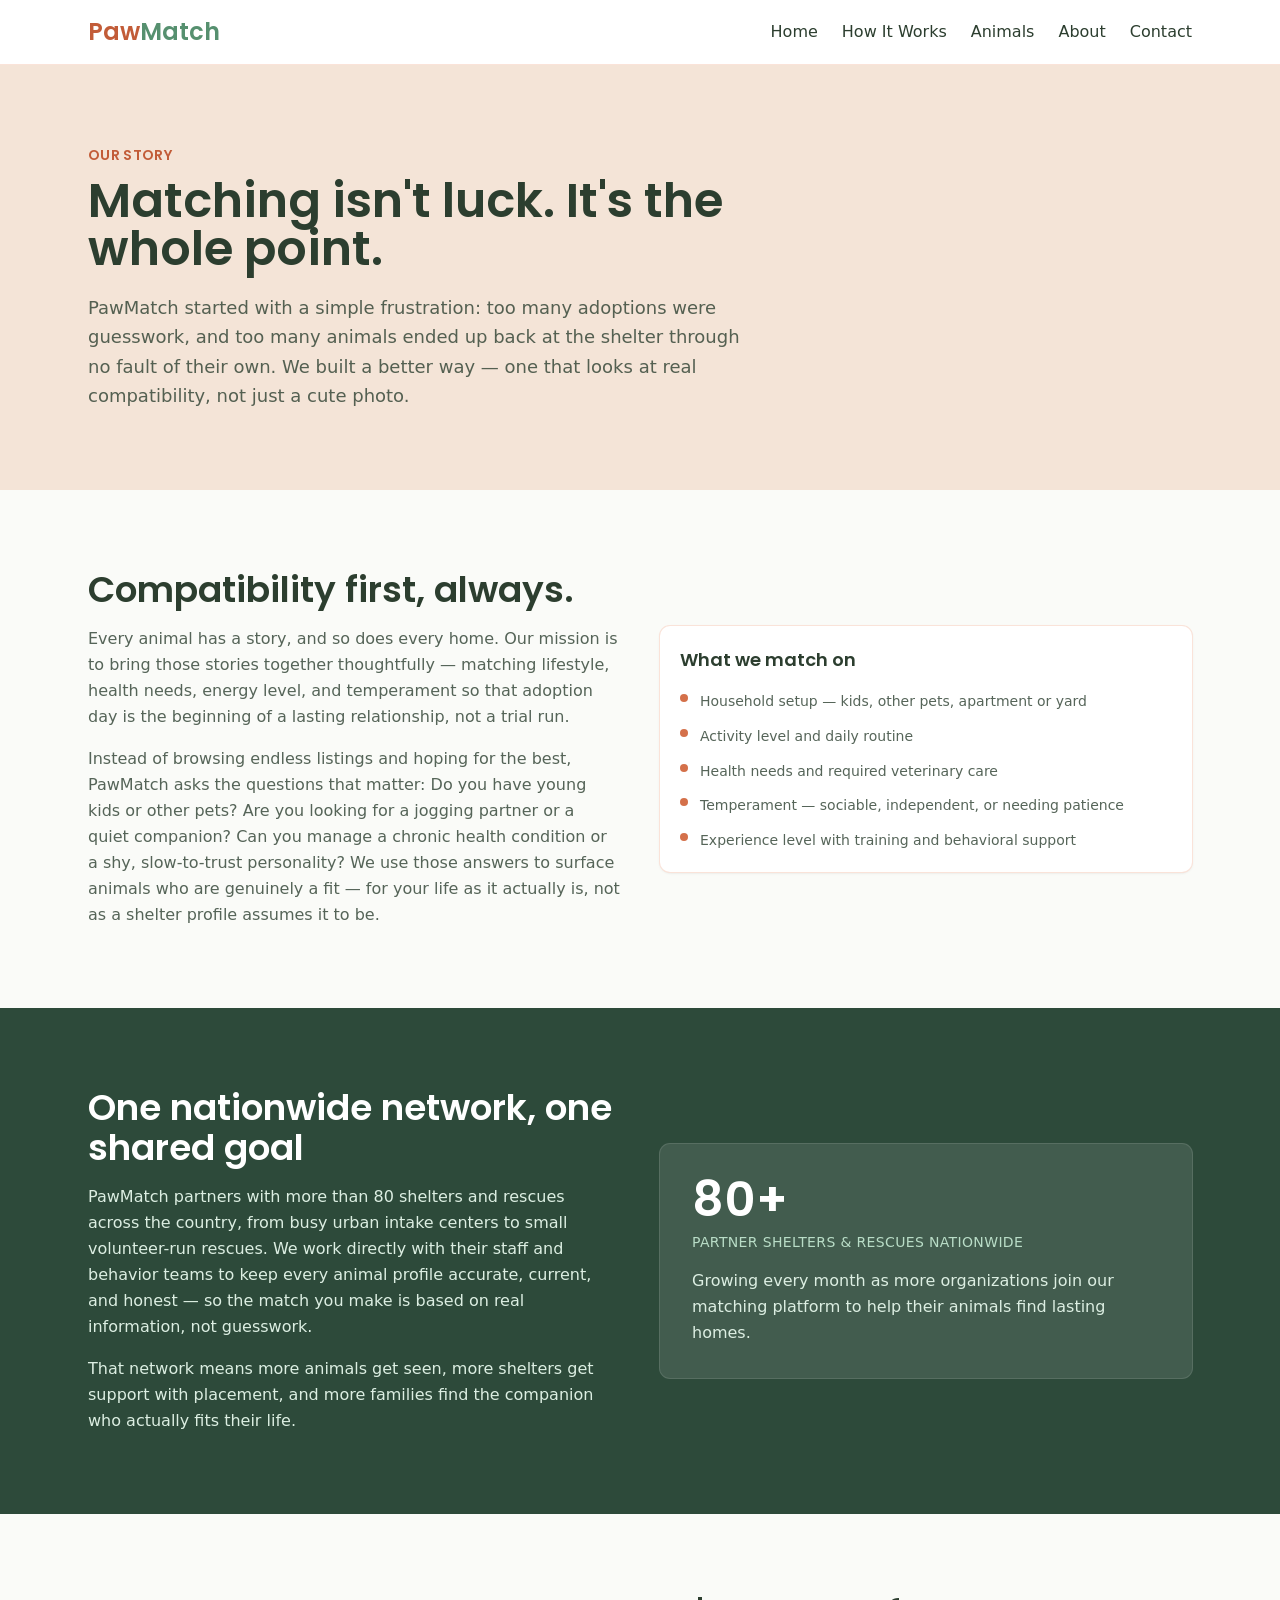
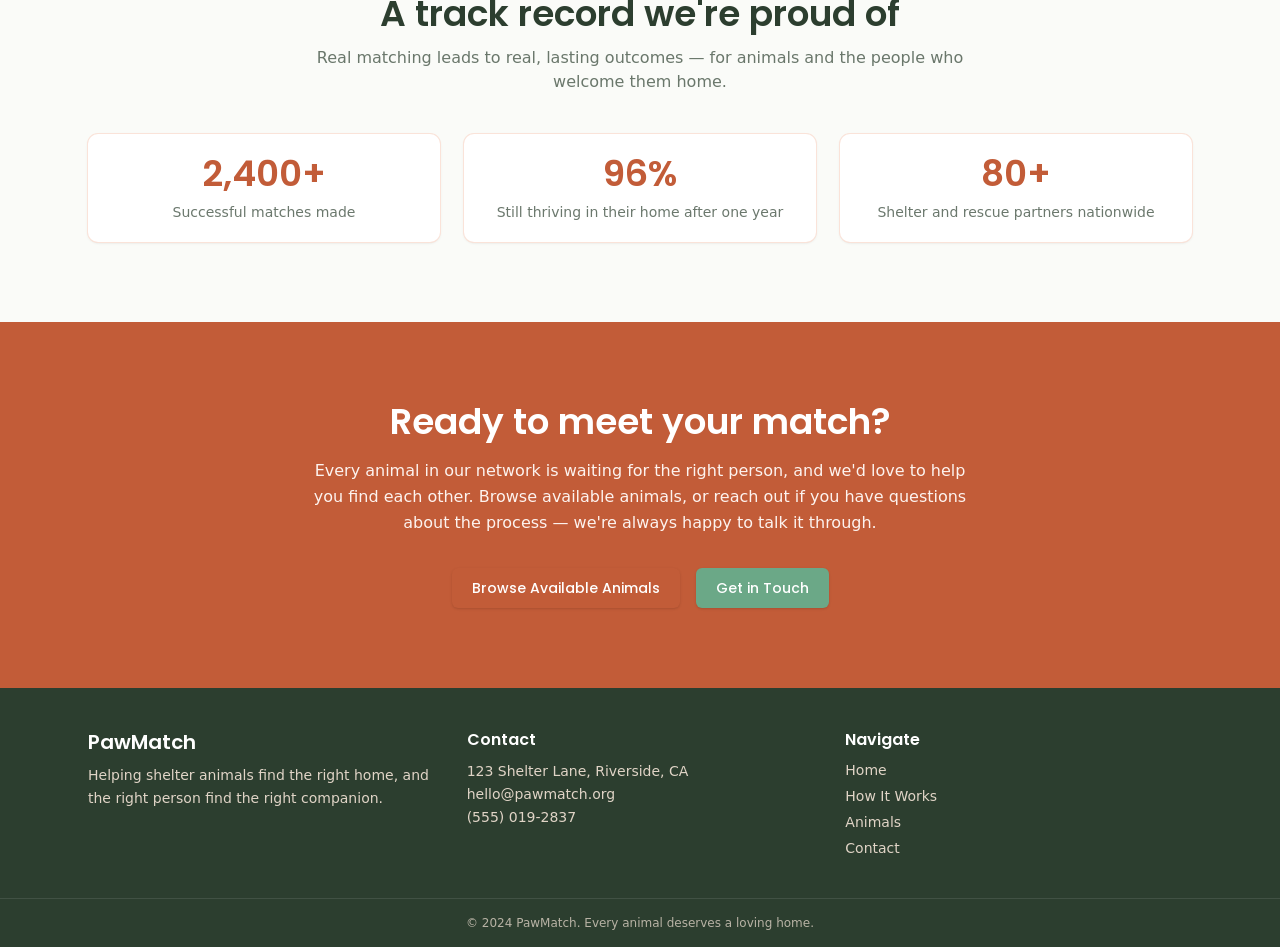
<file: about.html>
<!DOCTYPE html>
<html lang="en">
<head>
<meta charset="utf-8">
<meta name="viewport" content="width=device-width, initial-scale=1">
<title>About PawMatch | Our Story & Mission</title>
<meta name="description" content="Learn how PawMatch connects people with shelter animals through real compatibility matching, a nationwide network of 80+ shelter partners, and a proven track record of lasting adoptions.">
<link rel="canonical" href="https://pawmatch-29a4.sites.tibly.ai/about">
<meta property="og:type" content="website">
<meta property="og:url" content="https://pawmatch-29a4.sites.tibly.ai/about">
<meta property="og:site_name" content="PawMatch">
<meta property="og:title" content="About PawMatch | Our Story & Mission">
<meta property="og:description" content="Learn how PawMatch connects people with shelter animals through real compatibility matching, a nationwide network of 80+ shelter partners, and a proven track record of lasting adoptions.">
<meta name="twitter:card" content="summary_large_image">
<link rel="icon" href="/favicon.svg" type="image/svg+xml">
<link rel="preconnect" href="https://fonts.googleapis.com">
<link rel="preconnect" href="https://fonts.gstatic.com" crossorigin>
<link href="https://fonts.googleapis.com/css2?family=Poppins:wght@500;600;700&family=Inter:wght@400;500;600&display=swap" rel="stylesheet">
<link rel="stylesheet" href="/styles.css?v=3c27164c">
</head>
<body>
<!-- block:header -->
<header class="bg-surface border-b border-brand-100">
  <div class="mx-auto flex max-w-6xl flex-col gap-4 px-4 py-4 sm:flex-row sm:items-center sm:justify-between sm:px-6">
    <a href="/" class="font-display text-2xl font-semibold text-brand-600">
      Paw<span class="text-accent-600">Match</span>
    </a>
    <nav class="flex flex-wrap items-center gap-x-6 gap-y-2 text-sm font-medium text-ink sm:text-base">
      <a href="/" class="transition-colors hover:text-brand-600">Home</a>
      <a href="/how-it-works" class="transition-colors hover:text-brand-600">How It Works</a>
      <a href="/available-animals" class="transition-colors hover:text-brand-600">Animals</a>
      <a href="/about" class="transition-colors hover:text-brand-600">About</a>
      <a href="/contact" class="transition-colors hover:text-brand-600">Contact</a>
    </nav>
  </div>
</header>
<!-- /block:header -->
<!-- block:hero -->
<section class="bg-secondary" data-block="hero">
  <div class="mx-auto max-w-6xl px-4 py-16 sm:px-6 sm:py-20">
    <p class="font-display text-sm font-semibold uppercase tracking-wide text-brand-600">Our Story</p>
    <h1 class="mt-3 max-w-3xl font-display text-4xl font-semibold text-ink sm:text-5xl">
      Matching isn't luck. It's the whole point.
    </h1>
    <p class="mt-5 max-w-2xl text-lg leading-relaxed text-ink/80">
      PawMatch started with a simple frustration: too many adoptions were guesswork, and too many
      animals ended up back at the shelter through no fault of their own. We built a better way —
      one that looks at real compatibility, not just a cute photo.
    </p>
  </div>
</section>
<!-- /block:hero -->
<!-- block:mission -->
<section class="bg-background" data-block="mission">
  <div class="mx-auto max-w-6xl px-4 py-16 sm:px-6 lg:py-20">
    <div class="grid gap-10 lg:grid-cols-2 lg:items-center">
      <div>
        <h2 class="font-display text-3xl font-semibold text-ink sm:text-4xl">
          Compatibility first, always.
        </h2>
        <p class="mt-4 leading-relaxed text-ink/80">
          Every animal has a story, and so does every home. Our mission is to bring those stories
          together thoughtfully — matching lifestyle, health needs, energy level, and temperament
          so that adoption day is the beginning of a lasting relationship, not a trial run.
        </p>
        <p class="mt-4 leading-relaxed text-ink/80">
          Instead of browsing endless listings and hoping for the best, PawMatch asks the questions
          that matter: Do you have young kids or other pets? Are you looking for a jogging partner
          or a quiet companion? Can you manage a chronic health condition or a shy, slow-to-trust
          personality? We use those answers to surface animals who are genuinely a fit — for your
          life as it actually is, not as a shelter profile assumes it to be.
        </p>
      </div>
      <div class="card">
        <h3 class="font-display text-lg font-semibold text-ink">What we match on</h3>
        <ul class="mt-4 space-y-3 text-sm leading-relaxed text-ink/80">
          <li class="flex gap-3">
            <span class="mt-1 h-2 w-2 flex-none rounded-full bg-brand-500"></span>
            Household setup — kids, other pets, apartment or yard
          </li>
          <li class="flex gap-3">
            <span class="mt-1 h-2 w-2 flex-none rounded-full bg-brand-500"></span>
            Activity level and daily routine
          </li>
          <li class="flex gap-3">
            <span class="mt-1 h-2 w-2 flex-none rounded-full bg-brand-500"></span>
            Health needs and required veterinary care
          </li>
          <li class="flex gap-3">
            <span class="mt-1 h-2 w-2 flex-none rounded-full bg-brand-500"></span>
            Temperament — sociable, independent, or needing patience
          </li>
          <li class="flex gap-3">
            <span class="mt-1 h-2 w-2 flex-none rounded-full bg-brand-500"></span>
            Experience level with training and behavioral support
          </li>
        </ul>
      </div>
    </div>
  </div>
</section>
<!-- /block:mission -->
<!-- block:partners -->
<section class="bg-accent-900 text-white" data-block="partners">
  <div class="mx-auto max-w-6xl px-4 py-16 sm:px-6 lg:py-20">
    <div class="grid gap-10 lg:grid-cols-2 lg:items-center">
      <div>
        <h2 class="font-display text-3xl font-semibold sm:text-4xl">
          One nationwide network, one shared goal
        </h2>
        <p class="mt-4 leading-relaxed text-accent-100">
          PawMatch partners with more than 80 shelters and rescues across the country, from busy
          urban intake centers to small volunteer-run rescues. We work directly with their staff
          and behavior teams to keep every animal profile accurate, current, and honest — so the
          match you make is based on real information, not guesswork.
        </p>
        <p class="mt-4 leading-relaxed text-accent-100">
          That network means more animals get seen, more shelters get support with placement, and
          more families find the companion who actually fits their life.
        </p>
      </div>
      <div class="rounded-lg bg-white/10 p-8 ring-1 ring-white/20">
        <p class="font-display text-5xl font-semibold text-white">80+</p>
        <p class="mt-2 text-sm font-medium uppercase tracking-wide text-accent-200">
          Partner shelters &amp; rescues nationwide
        </p>
        <p class="mt-4 leading-relaxed text-accent-100">
          Growing every month as more organizations join our matching platform to help their
          animals find lasting homes.
        </p>
      </div>
    </div>
  </div>
</section>
<!-- /block:partners -->
<!-- block:track-record -->
<section class="bg-background" data-block="track-record">
  <div class="mx-auto max-w-6xl px-4 py-16 sm:px-6 lg:py-20">
    <div class="text-center">
      <h2 class="font-display text-3xl font-semibold text-ink sm:text-4xl">A track record we're proud of</h2>
      <p class="mx-auto mt-3 max-w-2xl text-ink/70">
        Real matching leads to real, lasting outcomes — for animals and the people who welcome them home.
      </p>
    </div>
    <div class="mt-10 grid gap-6 sm:grid-cols-3">
      <div class="card text-center">
        <p class="font-display text-4xl font-semibold text-brand-600">2,400+</p>
        <p class="mt-2 text-sm font-medium text-ink/70">Successful matches made</p>
      </div>
      <div class="card text-center">
        <p class="font-display text-4xl font-semibold text-brand-600">96%</p>
        <p class="mt-2 text-sm font-medium text-ink/70">Still thriving in their home after one year</p>
      </div>
      <div class="card text-center">
        <p class="font-display text-4xl font-semibold text-brand-600">80+</p>
        <p class="mt-2 text-sm font-medium text-ink/70">Shelter and rescue partners nationwide</p>
      </div>
    </div>
  </div>
</section>
<!-- /block:track-record -->
<!-- block:closing -->
<section class="bg-brand-600" data-block="closing">
  <div class="mx-auto max-w-4xl px-4 py-16 text-center sm:px-6 lg:py-20">
    <h2 class="font-display text-3xl font-semibold text-white sm:text-4xl">
      Ready to meet your match?
    </h2>
    <p class="mx-auto mt-4 max-w-2xl leading-relaxed text-brand-50">
      Every animal in our network is waiting for the right person, and we'd love to help you find
      each other. Browse available animals, or reach out if you have questions about the process —
      we're always happy to talk it through.
    </p>
    <div class="mt-8 flex flex-col items-center justify-center gap-4 sm:flex-row">
      <a href="/available-animals" class="btn">Browse Available Animals</a>
      <a href="/contact" class="btn-secondary">Get in Touch</a>
    </div>
  </div>
</section>
<!-- /block:closing -->
<!-- block:footer -->
<footer class="bg-ink text-secondary">
  <div class="mx-auto grid max-w-6xl gap-8 px-4 py-10 sm:px-6 md:grid-cols-3">
    <div>
      <p class="font-display text-xl font-semibold text-white">PawMatch</p>
      <p class="mt-2 text-sm leading-relaxed text-secondary/90">
        Helping shelter animals find the right home, and the right person find the right companion.
      </p>
    </div>
    <div class="text-sm leading-relaxed text-secondary/90">
      <p class="font-display text-base font-semibold text-white">Contact</p>
      <p class="mt-2">123 Shelter Lane, Riverside, CA</p>
      <p>hello@pawmatch.org</p>
      <p>(555) 019-2837</p>
    </div>
    <div>
      <p class="font-display text-base font-semibold text-white">Navigate</p>
      <nav class="mt-2 flex flex-col gap-1.5 text-sm text-secondary/90">
        <a href="/" class="transition-colors hover:text-white">Home</a>
        <a href="/how-it-works" class="transition-colors hover:text-white">How It Works</a>
        <a href="/available-animals" class="transition-colors hover:text-white">Animals</a>
        <a href="/contact" class="transition-colors hover:text-white">Contact</a>
      </nav>
    </div>
  </div>
  <div class="border-t border-white/10 px-4 py-4 text-center text-xs text-secondary/70 sm:px-6">
    © 2024 PawMatch. Every animal deserves a loving home.
  </div>
</footer>
<!-- /block:footer -->
  <script async src="https://api.tibly.ai/widget/v1.js"></script>
</body>
</html>
</file>
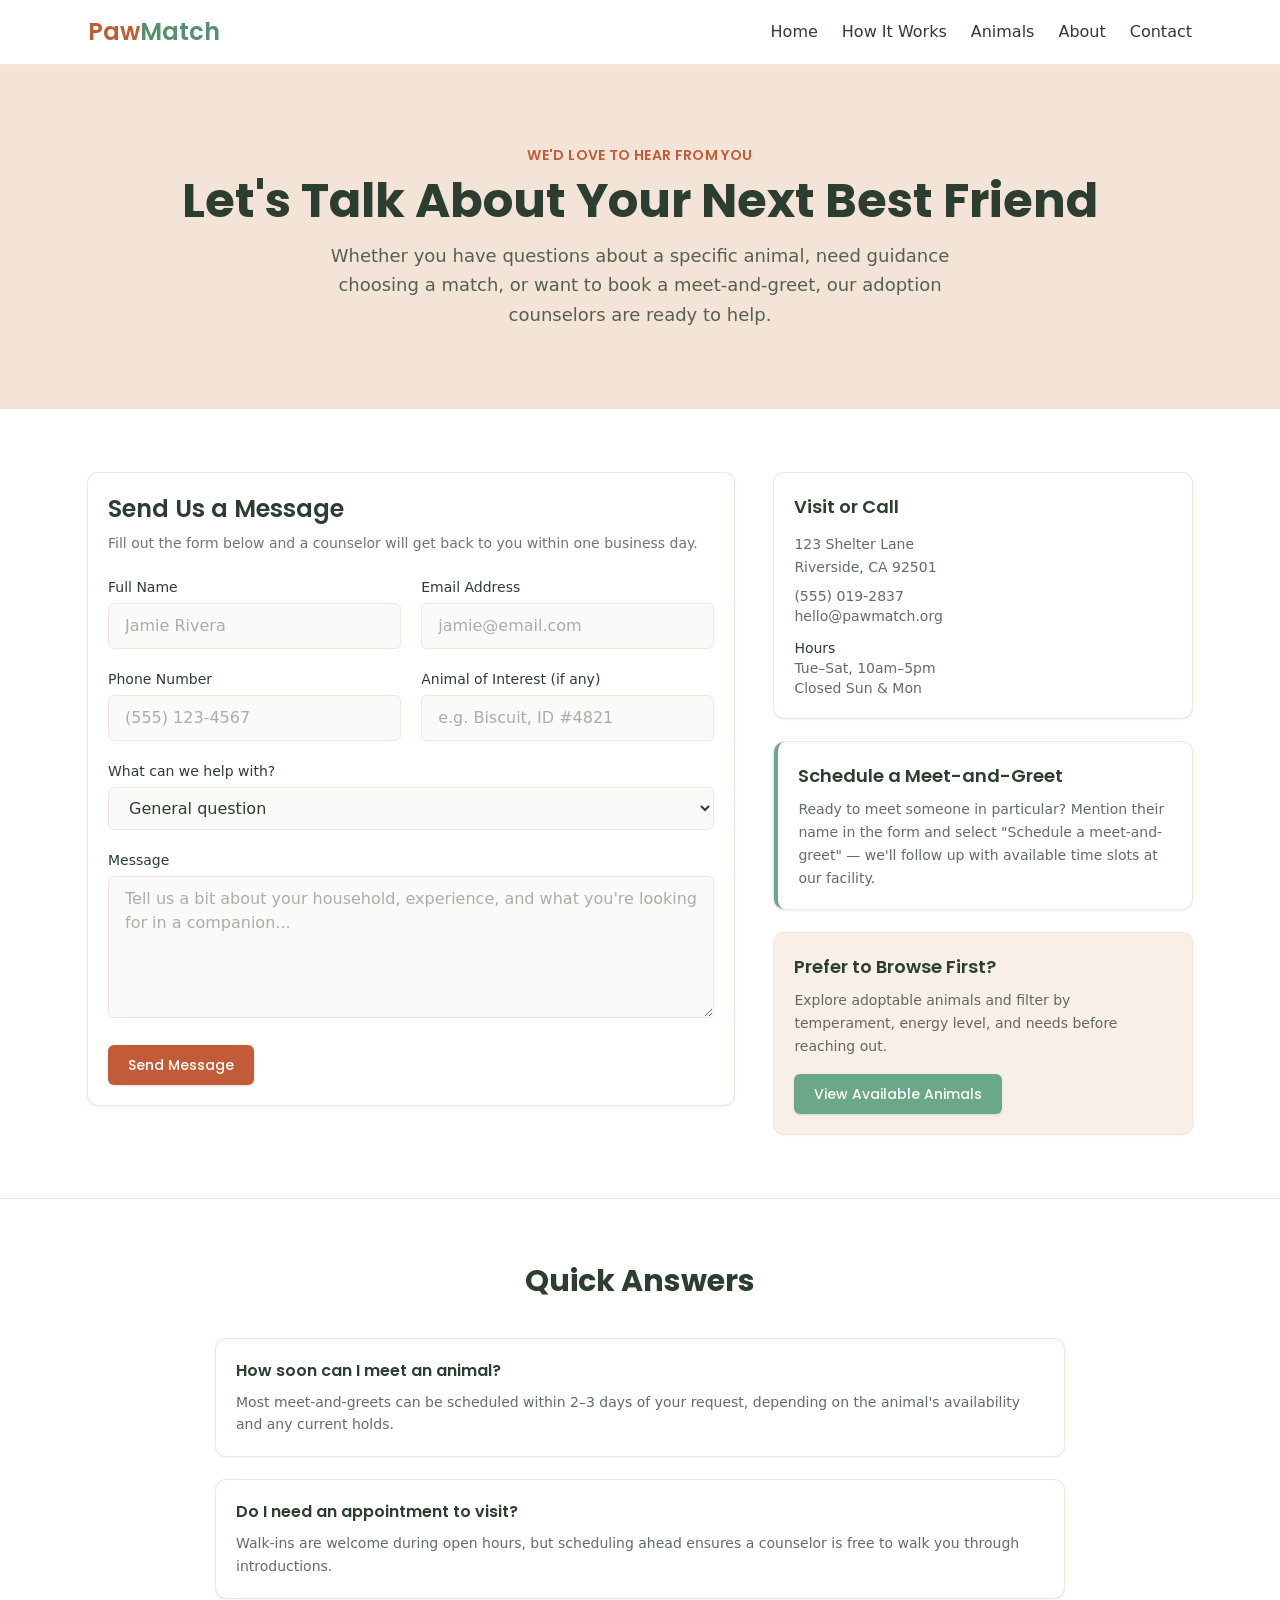
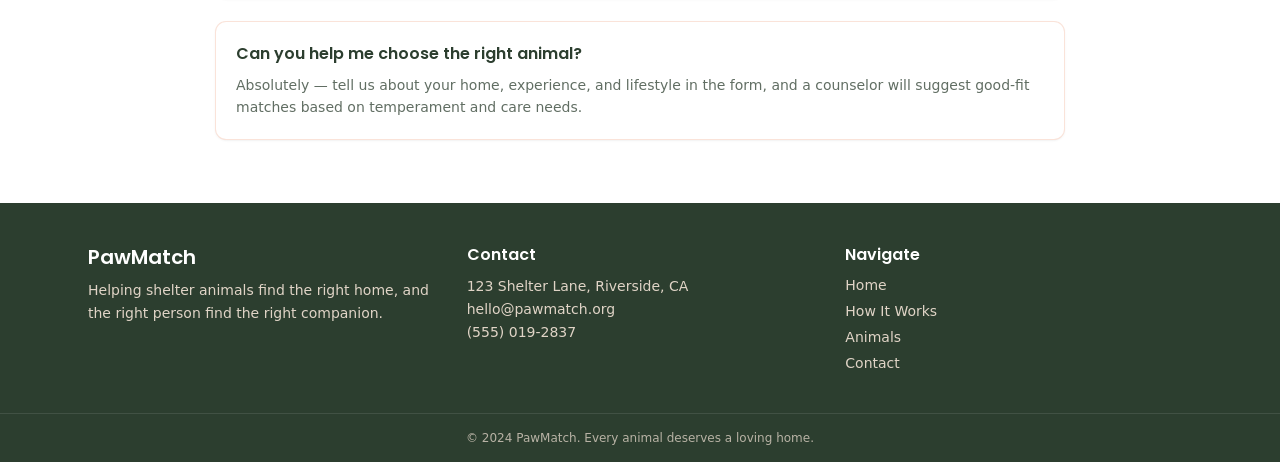
<file: contact.html>
<!DOCTYPE html>
<html lang="en">
<head>
<meta charset="utf-8">
<meta name="viewport" content="width=device-width, initial-scale=1">
<title>Contact Us | PawMatch</title>
<meta name="description" content="Reach PawMatch's adoption counselors with questions about a specific animal, schedule a meet-and-greet, or get help finding your perfect match.">
<link rel="canonical" href="https://pawmatch-29a4.sites.tibly.ai/contact">
<meta property="og:type" content="website">
<meta property="og:url" content="https://pawmatch-29a4.sites.tibly.ai/contact">
<meta property="og:site_name" content="PawMatch">
<meta property="og:title" content="Contact Us | PawMatch">
<meta property="og:description" content="Reach PawMatch's adoption counselors with questions about a specific animal, schedule a meet-and-greet, or get help finding your perfect match.">
<meta name="twitter:card" content="summary_large_image">
<link rel="icon" href="/favicon.svg" type="image/svg+xml">
<link rel="preconnect" href="https://fonts.googleapis.com">
<link rel="preconnect" href="https://fonts.gstatic.com" crossorigin>
<link href="https://fonts.googleapis.com/css2?family=Poppins:wght@500;600;700&family=Inter:wght@400;500;600&display=swap" rel="stylesheet">
<link rel="stylesheet" href="/styles.css?v=3c27164c">
</head>
<body>
<!-- block:header -->
<header class="bg-surface border-b border-brand-100">
  <div class="mx-auto flex max-w-6xl flex-col gap-4 px-4 py-4 sm:flex-row sm:items-center sm:justify-between sm:px-6">
    <a href="/" class="font-display text-2xl font-semibold text-brand-600">
      Paw<span class="text-accent-600">Match</span>
    </a>
    <nav class="flex flex-wrap items-center gap-x-6 gap-y-2 text-sm font-medium text-ink sm:text-base">
      <a href="/" class="transition-colors hover:text-brand-600">Home</a>
      <a href="/how-it-works" class="transition-colors hover:text-brand-600">How It Works</a>
      <a href="/available-animals" class="transition-colors hover:text-brand-600">Animals</a>
      <a href="/about" class="transition-colors hover:text-brand-600">About</a>
      <a href="/contact" class="transition-colors hover:text-brand-600">Contact</a>
    </nav>
  </div>
</header>
<!-- /block:header -->
<!-- block:hero -->
<section class="bg-secondary" data-block="hero">
  <div class="mx-auto max-w-6xl px-4 py-16 text-center sm:px-6 sm:py-20">
    <p class="font-display text-sm font-semibold uppercase tracking-wide text-brand-600">We'd love to hear from you</p>
    <h1 class="mt-3 font-display text-4xl font-bold text-ink sm:text-5xl">Let's Talk About Your Next Best Friend</h1>
    <p class="mx-auto mt-4 max-w-2xl text-base leading-relaxed text-ink/80 sm:text-lg">
      Whether you have questions about a specific animal, need guidance choosing a match, or want to book a meet-and-greet, our adoption counselors are ready to help.
    </p>
  </div>
</section>
<!-- /block:hero -->
<!-- block:form -->
<section class="mx-auto max-w-6xl px-4 py-16 sm:px-6" data-block="form">
  <div class="grid gap-10 lg:grid-cols-5">
    <div class="lg:col-span-3">
      <div class="card">
        <h2 class="font-display text-2xl font-semibold text-ink">Send Us a Message</h2>
        <p class="mt-2 text-sm text-ink/70">
          Fill out the form below and a counselor will get back to you within one business day.
        </p>
        <form method="POST" action="https://api.tibly.ai/api/public/site-forms" class="mt-6 space-y-5">
          <input type="hidden" name="_page" value="/contact">
          <input type="text" name="_gotcha" class="hidden" tabindex="-1" autocomplete="off" aria-hidden="true">

          <div class="grid gap-5 sm:grid-cols-2">
            <div>
              <label for="name" class="mb-1.5 block text-sm font-medium text-ink">Full Name</label>
              <input type="text" id="name" name="name" required placeholder="Jamie Rivera"
                class="w-full rounded-md border border-brand-100 bg-background px-4 py-2.5 text-ink placeholder:text-ink/40 focus:border-brand-400 focus:outline-none focus:ring-2 focus:ring-brand-200">
            </div>
            <div>
              <label for="email" class="mb-1.5 block text-sm font-medium text-ink">Email Address</label>
              <input type="email" id="email" name="email" required placeholder="jamie@email.com"
                class="w-full rounded-md border border-brand-100 bg-background px-4 py-2.5 text-ink placeholder:text-ink/40 focus:border-brand-400 focus:outline-none focus:ring-2 focus:ring-brand-200">
            </div>
          </div>

          <div class="grid gap-5 sm:grid-cols-2">
            <div>
              <label for="phone" class="mb-1.5 block text-sm font-medium text-ink">Phone Number</label>
              <input type="tel" id="phone" name="phone" placeholder="(555) 123-4567"
                class="w-full rounded-md border border-brand-100 bg-background px-4 py-2.5 text-ink placeholder:text-ink/40 focus:border-brand-400 focus:outline-none focus:ring-2 focus:ring-brand-200">
            </div>
            <div>
              <label for="animal" class="mb-1.5 block text-sm font-medium text-ink">Animal of Interest (if any)</label>
              <input type="text" id="animal" name="animal" placeholder="e.g. Biscuit, ID #4821"
                class="w-full rounded-md border border-brand-100 bg-background px-4 py-2.5 text-ink placeholder:text-ink/40 focus:border-brand-400 focus:outline-none focus:ring-2 focus:ring-brand-200">
            </div>
          </div>

          <div>
            <label for="reason" class="mb-1.5 block text-sm font-medium text-ink">What can we help with?</label>
            <select id="reason" name="reason"
              class="w-full rounded-md border border-brand-100 bg-background px-4 py-2.5 text-ink focus:border-brand-400 focus:outline-none focus:ring-2 focus:ring-brand-200">
              <option>General question</option>
              <option>Ask about a specific animal</option>
              <option>Schedule a meet-and-greet</option>
              <option>Help choosing a match</option>
              <option>Post-adoption support</option>
              <option>Other</option>
            </select>
          </div>

          <div>
            <label for="message" class="mb-1.5 block text-sm font-medium text-ink">Message</label>
            <textarea id="message" name="message" required rows="5" placeholder="Tell us a bit about your household, experience, and what you're looking for in a companion..."
              class="w-full rounded-md border border-brand-100 bg-background px-4 py-2.5 text-ink placeholder:text-ink/40 focus:border-brand-400 focus:outline-none focus:ring-2 focus:ring-brand-200"></textarea>
          </div>

          <button type="submit" class="btn w-full sm:w-auto">Send Message</button>
        </form>
      </div>
    </div>

    <div class="space-y-6 lg:col-span-2">
      <div class="card">
        <h3 class="font-display text-lg font-semibold text-ink">Visit or Call</h3>
        <p class="mt-3 text-sm leading-relaxed text-ink/75">123 Shelter Lane<br>Riverside, CA 92501</p>
        <p class="mt-2 text-sm text-ink/75">(555) 019-2837</p>
        <p class="text-sm text-ink/75">hello@pawmatch.org</p>
        <p class="mt-3 text-sm font-medium text-ink">Hours</p>
        <p class="text-sm text-ink/75">Tue–Sat, 10am–5pm<br>Closed Sun & Mon</p>
      </div>

      <div class="card border-l-4 border-accent-500">
        <h3 class="font-display text-lg font-semibold text-ink">Schedule a Meet-and-Greet</h3>
        <p class="mt-2 text-sm leading-relaxed text-ink/75">
          Ready to meet someone in particular? Mention their name in the form and select "Schedule a meet-and-greet" — we'll follow up with available time slots at our facility.
        </p>
      </div>

      <div class="card bg-secondary/60 ring-brand-100">
        <h3 class="font-display text-lg font-semibold text-ink">Prefer to Browse First?</h3>
        <p class="mt-2 text-sm leading-relaxed text-ink/75">
          Explore adoptable animals and filter by temperament, energy level, and needs before reaching out.
        </p>
        <a href="/available-animals" class="btn-secondary mt-4">View Available Animals</a>
      </div>
    </div>
  </div>
</section>
<!-- /block:form -->
<!-- block:faq -->
<section class="bg-surface border-t border-brand-100" data-block="faq">
  <div class="mx-auto max-w-4xl px-4 py-16 sm:px-6">
    <h2 class="text-center font-display text-3xl font-bold text-ink">Quick Answers</h2>
    <div class="mt-10 space-y-6">
      <div class="card">
        <h3 class="font-display text-base font-semibold text-ink">How soon can I meet an animal?</h3>
        <p class="mt-2 text-sm leading-relaxed text-ink/75">
          Most meet-and-greets can be scheduled within 2–3 days of your request, depending on the animal's availability and any current holds.
        </p>
      </div>
      <div class="card">
        <h3 class="font-display text-base font-semibold text-ink">Do I need an appointment to visit?</h3>
        <p class="mt-2 text-sm leading-relaxed text-ink/75">
          Walk-ins are welcome during open hours, but scheduling ahead ensures a counselor is free to walk you through introductions.
        </p>
      </div>
      <div class="card">
        <h3 class="font-display text-base font-semibold text-ink">Can you help me choose the right animal?</h3>
        <p class="mt-2 text-sm leading-relaxed text-ink/75">
          Absolutely — tell us about your home, experience, and lifestyle in the form, and a counselor will suggest good-fit matches based on temperament and care needs.
        </p>
      </div>
    </div>
  </div>
</section>
<!-- /block:faq -->
<!-- block:footer -->
<footer class="bg-ink text-secondary">
  <div class="mx-auto grid max-w-6xl gap-8 px-4 py-10 sm:px-6 md:grid-cols-3">
    <div>
      <p class="font-display text-xl font-semibold text-white">PawMatch</p>
      <p class="mt-2 text-sm leading-relaxed text-secondary/90">
        Helping shelter animals find the right home, and the right person find the right companion.
      </p>
    </div>
    <div class="text-sm leading-relaxed text-secondary/90">
      <p class="font-display text-base font-semibold text-white">Contact</p>
      <p class="mt-2">123 Shelter Lane, Riverside, CA</p>
      <p>hello@pawmatch.org</p>
      <p>(555) 019-2837</p>
    </div>
    <div>
      <p class="font-display text-base font-semibold text-white">Navigate</p>
      <nav class="mt-2 flex flex-col gap-1.5 text-sm text-secondary/90">
        <a href="/" class="transition-colors hover:text-white">Home</a>
        <a href="/how-it-works" class="transition-colors hover:text-white">How It Works</a>
        <a href="/available-animals" class="transition-colors hover:text-white">Animals</a>
        <a href="/contact" class="transition-colors hover:text-white">Contact</a>
      </nav>
    </div>
  </div>
  <div class="border-t border-white/10 px-4 py-4 text-center text-xs text-secondary/70 sm:px-6">
    © 2024 PawMatch. Every animal deserves a loving home.
  </div>
</footer>
<!-- /block:footer -->
  <script async src="https://api.tibly.ai/widget/v1.js"></script>
</body>
</html>
</file>
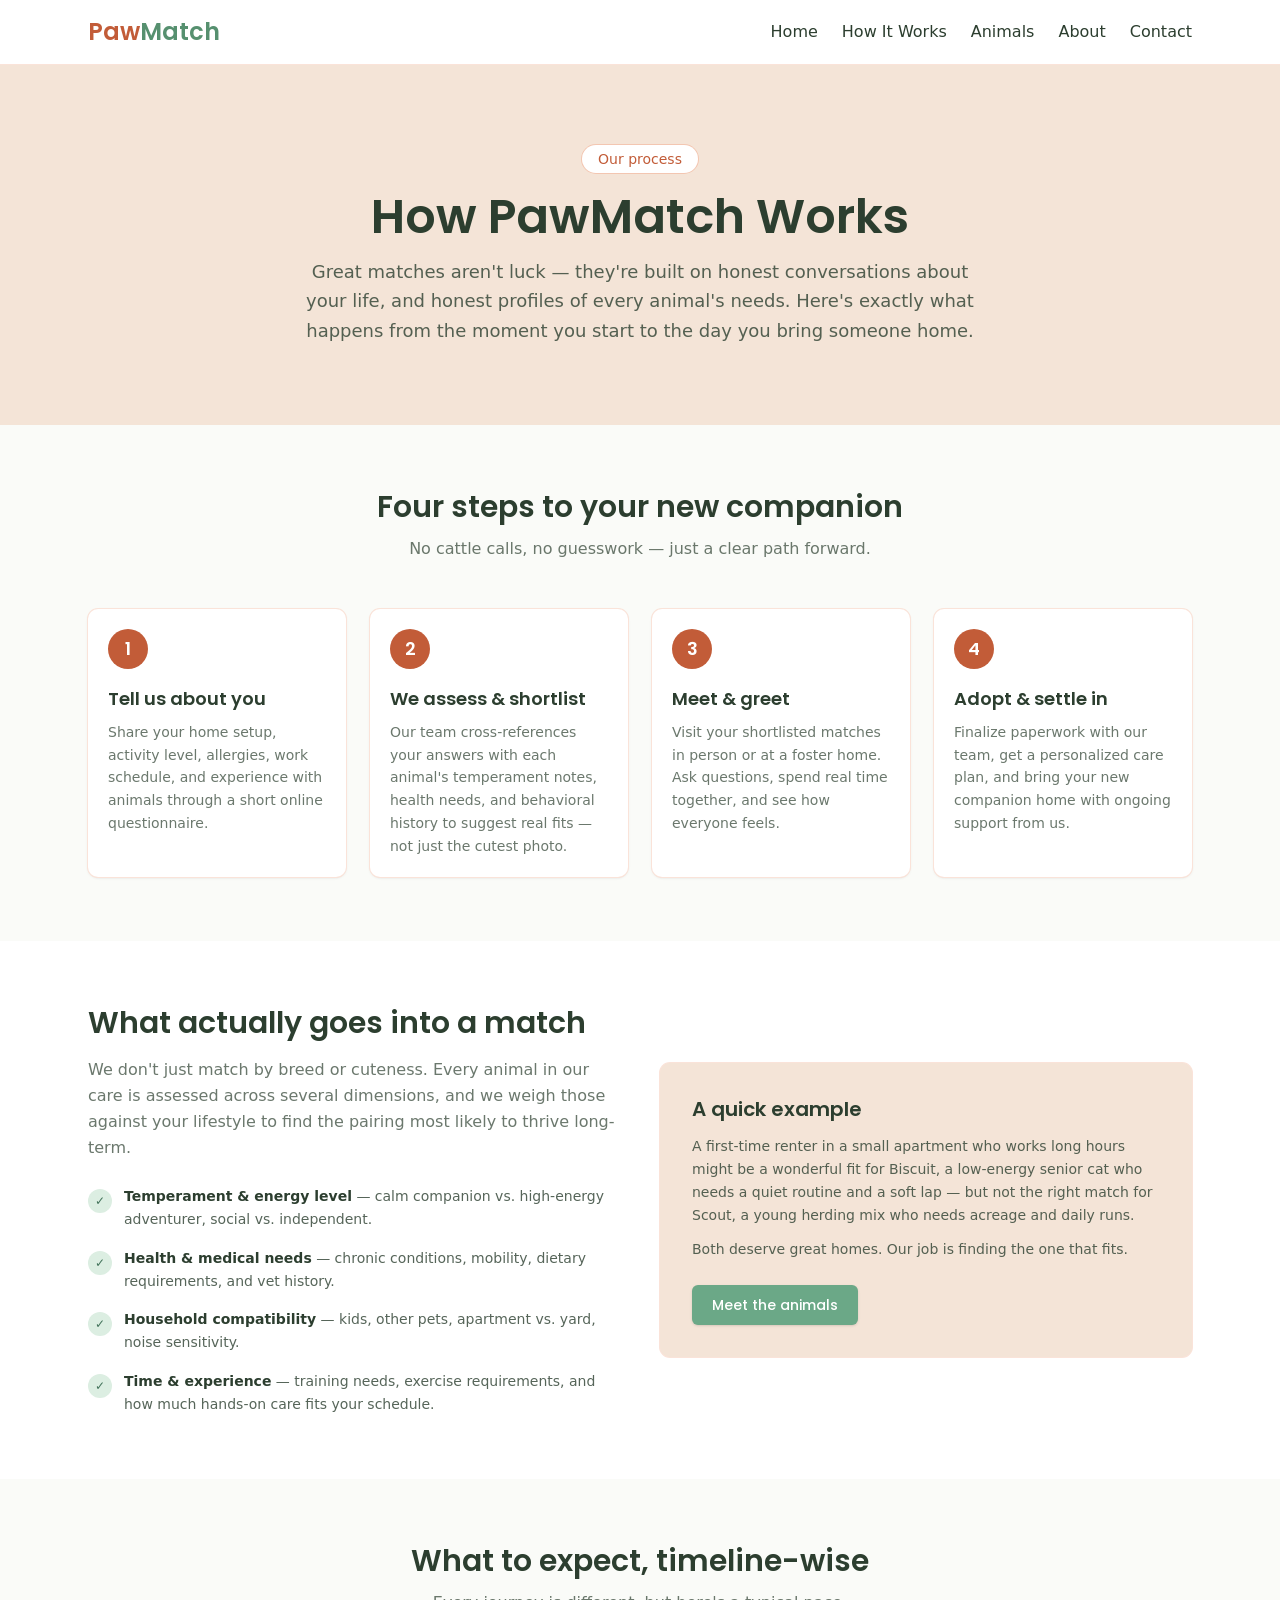
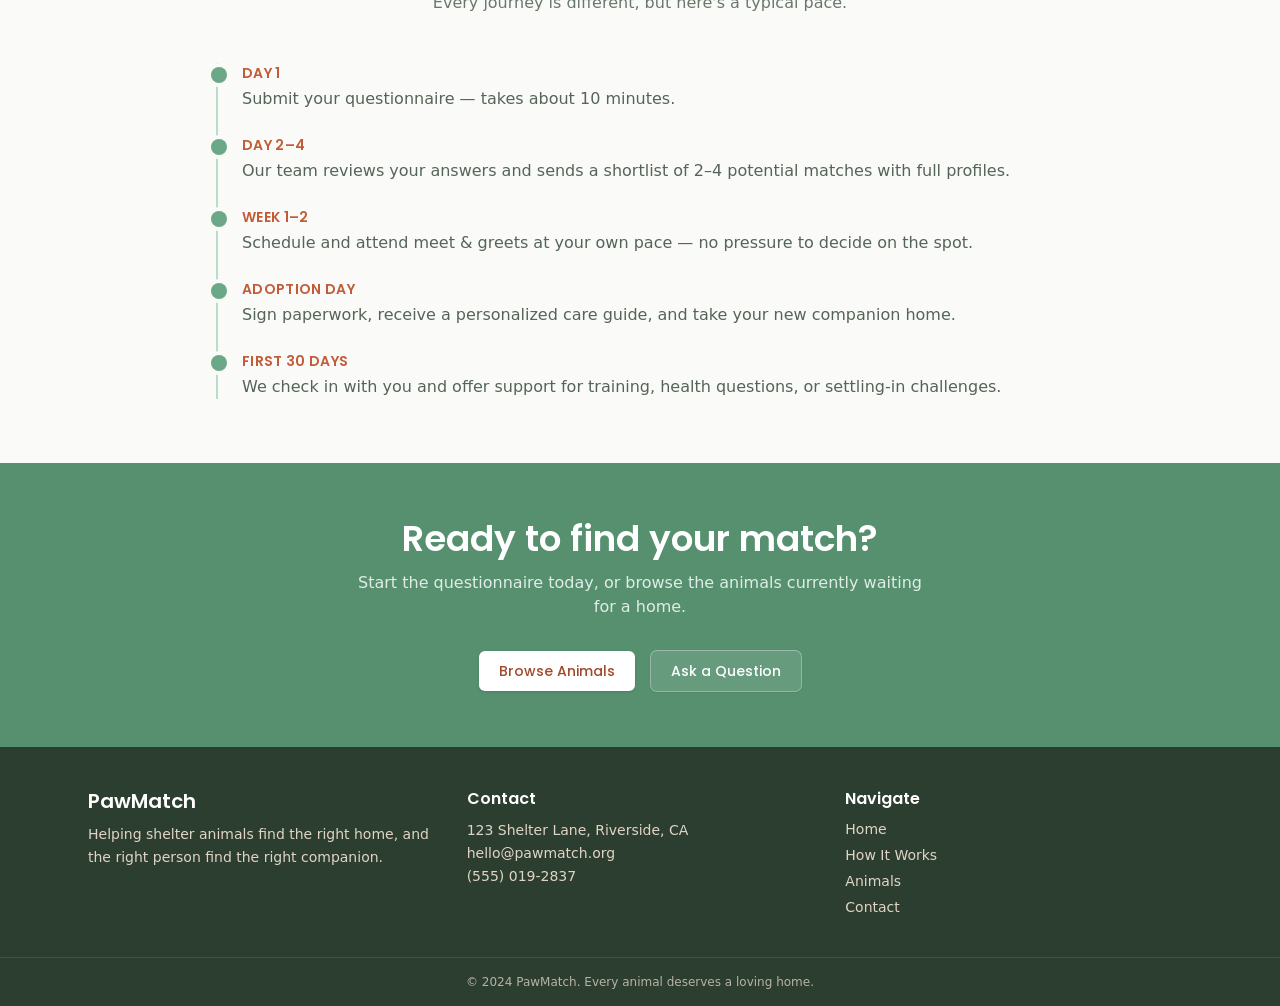
<file: how-it-works.html>
<!DOCTYPE html>
<html lang="en">
<head>
<meta charset="utf-8">
<meta name="viewport" content="width=device-width, initial-scale=1">
<title>How It Works | PawMatch</title>
<meta name="description" content="See how PawMatch guides you from first questionnaire to bringing your new companion home — a thoughtful, step-by-step matching process built around real needs.">
<link rel="canonical" href="https://pawmatch-29a4.sites.tibly.ai/how-it-works">
<meta property="og:type" content="website">
<meta property="og:url" content="https://pawmatch-29a4.sites.tibly.ai/how-it-works">
<meta property="og:site_name" content="PawMatch">
<meta property="og:title" content="How It Works | PawMatch">
<meta property="og:description" content="See how PawMatch guides you from first questionnaire to bringing your new companion home — a thoughtful, step-by-step matching process built around real needs.">
<meta name="twitter:card" content="summary_large_image">
<link rel="icon" href="/favicon.svg" type="image/svg+xml">
<link rel="preconnect" href="https://fonts.googleapis.com">
<link rel="preconnect" href="https://fonts.gstatic.com" crossorigin>
<link href="https://fonts.googleapis.com/css2?family=Poppins:wght@500;600;700&family=Inter:wght@400;500;600&display=swap" rel="stylesheet">
<link rel="stylesheet" href="/styles.css?v=3c27164c">
</head>
<body>
<!-- block:header -->
<header class="bg-surface border-b border-brand-100">
  <div class="mx-auto flex max-w-6xl flex-col gap-4 px-4 py-4 sm:flex-row sm:items-center sm:justify-between sm:px-6">
    <a href="/" class="font-display text-2xl font-semibold text-brand-600">
      Paw<span class="text-accent-600">Match</span>
    </a>
    <nav class="flex flex-wrap items-center gap-x-6 gap-y-2 text-sm font-medium text-ink sm:text-base">
      <a href="/" class="transition-colors hover:text-brand-600">Home</a>
      <a href="/how-it-works" class="transition-colors hover:text-brand-600">How It Works</a>
      <a href="/available-animals" class="transition-colors hover:text-brand-600">Animals</a>
      <a href="/about" class="transition-colors hover:text-brand-600">About</a>
      <a href="/contact" class="transition-colors hover:text-brand-600">Contact</a>
    </nav>
  </div>
</header>
<!-- /block:header -->
<!-- block:hero -->
<section class="bg-secondary" data-block="hero">
  <div class="mx-auto max-w-6xl px-4 py-16 sm:px-6 sm:py-20 text-center">
    <span class="inline-block rounded-full bg-white px-4 py-1 text-sm font-medium text-brand-600 ring-1 ring-brand-200">Our process</span>
    <h1 class="mt-5 font-display text-4xl font-semibold text-ink sm:text-5xl">How PawMatch Works</h1>
    <p class="mx-auto mt-4 max-w-2xl text-base leading-relaxed text-ink/80 sm:text-lg">
      Great matches aren't luck — they're built on honest conversations about your life, and honest profiles of every animal's needs. Here's exactly what happens from the moment you start to the day you bring someone home.
    </p>
  </div>
</section>
<!-- /block:hero -->
<!-- block:steps -->
<section class="bg-background" data-block="steps">
  <div class="mx-auto max-w-6xl px-4 py-16 sm:px-6">
    <h2 class="text-center font-display text-3xl font-semibold text-ink">Four steps to your new companion</h2>
    <p class="mx-auto mt-3 max-w-xl text-center text-ink/70">No cattle calls, no guesswork — just a clear path forward.</p>

    <div class="mt-12 grid gap-6 sm:grid-cols-2 lg:grid-cols-4">
      <div class="card flex flex-col items-start">
        <span class="flex h-10 w-10 items-center justify-center rounded-full bg-brand-600 font-display text-lg font-semibold text-white">1</span>
        <h3 class="mt-4 font-display text-lg font-semibold text-ink">Tell us about you</h3>
        <p class="mt-2 text-sm leading-relaxed text-ink/70">Share your home setup, activity level, allergies, work schedule, and experience with animals through a short online questionnaire.</p>
      </div>
      <div class="card flex flex-col items-start">
        <span class="flex h-10 w-10 items-center justify-center rounded-full bg-brand-600 font-display text-lg font-semibold text-white">2</span>
        <h3 class="mt-4 font-display text-lg font-semibold text-ink">We assess & shortlist</h3>
        <p class="mt-2 text-sm leading-relaxed text-ink/70">Our team cross-references your answers with each animal's temperament notes, health needs, and behavioral history to suggest real fits — not just the cutest photo.</p>
      </div>
      <div class="card flex flex-col items-start">
        <span class="flex h-10 w-10 items-center justify-center rounded-full bg-brand-600 font-display text-lg font-semibold text-white">3</span>
        <h3 class="mt-4 font-display text-lg font-semibold text-ink">Meet & greet</h3>
        <p class="mt-2 text-sm leading-relaxed text-ink/70">Visit your shortlisted matches in person or at a foster home. Ask questions, spend real time together, and see how everyone feels.</p>
      </div>
      <div class="card flex flex-col items-start">
        <span class="flex h-10 w-10 items-center justify-center rounded-full bg-brand-600 font-display text-lg font-semibold text-white">4</span>
        <h3 class="mt-4 font-display text-lg font-semibold text-ink">Adopt & settle in</h3>
        <p class="mt-2 text-sm leading-relaxed text-ink/70">Finalize paperwork with our team, get a personalized care plan, and bring your new companion home with ongoing support from us.</p>
      </div>
    </div>
  </div>
</section>
<!-- /block:steps -->
<!-- block:matching -->
<section class="bg-surface" data-block="matching">
  <div class="mx-auto max-w-6xl px-4 py-16 sm:px-6">
    <div class="grid gap-10 lg:grid-cols-2 lg:items-center">
      <div>
        <h2 class="font-display text-3xl font-semibold text-ink">What actually goes into a match</h2>
        <p class="mt-4 text-ink/70 leading-relaxed">
          We don't just match by breed or cuteness. Every animal in our care is assessed across several dimensions, and we weigh those against your lifestyle to find the pairing most likely to thrive long-term.
        </p>
        <ul class="mt-6 space-y-4">
          <li class="flex gap-3">
            <span class="mt-1 flex h-6 w-6 shrink-0 items-center justify-center rounded-full bg-accent-100 text-accent-700 text-xs font-bold">✓</span>
            <span class="text-sm leading-relaxed text-ink/80"><span class="font-semibold text-ink">Temperament & energy level</span> — calm companion vs. high-energy adventurer, social vs. independent.</span>
          </li>
          <li class="flex gap-3">
            <span class="mt-1 flex h-6 w-6 shrink-0 items-center justify-center rounded-full bg-accent-100 text-accent-700 text-xs font-bold">✓</span>
            <span class="text-sm leading-relaxed text-ink/80"><span class="font-semibold text-ink">Health & medical needs</span> — chronic conditions, mobility, dietary requirements, and vet history.</span>
          </li>
          <li class="flex gap-3">
            <span class="mt-1 flex h-6 w-6 shrink-0 items-center justify-center rounded-full bg-accent-100 text-accent-700 text-xs font-bold">✓</span>
            <span class="text-sm leading-relaxed text-ink/80"><span class="font-semibold text-ink">Household compatibility</span> — kids, other pets, apartment vs. yard, noise sensitivity.</span>
          </li>
          <li class="flex gap-3">
            <span class="mt-1 flex h-6 w-6 shrink-0 items-center justify-center rounded-full bg-accent-100 text-accent-700 text-xs font-bold">✓</span>
            <span class="text-sm leading-relaxed text-ink/80"><span class="font-semibold text-ink">Time & experience</span> — training needs, exercise requirements, and how much hands-on care fits your schedule.</span>
          </li>
        </ul>
      </div>
      <div class="rounded-lg bg-secondary p-8 ring-1 ring-brand-100">
        <h3 class="font-display text-xl font-semibold text-ink">A quick example</h3>
        <p class="mt-3 text-sm leading-relaxed text-ink/80">
          A first-time renter in a small apartment who works long hours might be a wonderful fit for Biscuit, a low-energy senior cat who needs a quiet routine and a soft lap — but not the right match for Scout, a young herding mix who needs acreage and daily runs.
        </p>
        <p class="mt-3 text-sm leading-relaxed text-ink/80">
          Both deserve great homes. Our job is finding the one that fits.
        </p>
        <a href="/available-animals" class="btn-secondary mt-6">Meet the animals</a>
      </div>
    </div>
  </div>
</section>
<!-- /block:matching -->
<!-- block:timeline -->
<section class="bg-background" data-block="timeline">
  <div class="mx-auto max-w-4xl px-4 py-16 sm:px-6">
    <h2 class="text-center font-display text-3xl font-semibold text-ink">What to expect, timeline-wise</h2>
    <p class="mx-auto mt-3 max-w-xl text-center text-ink/70">Every journey is different, but here's a typical pace.</p>

    <div class="mt-12 space-y-6 border-l-2 border-accent-200 pl-6">
      <div class="relative">
        <span class="absolute -left-[1.94rem] top-1 h-4 w-4 rounded-full bg-accent-500 ring-4 ring-background"></span>
        <p class="font-display text-sm font-semibold uppercase tracking-wide text-brand-600">Day 1</p>
        <p class="mt-1 text-ink/80">Submit your questionnaire — takes about 10 minutes.</p>
      </div>
      <div class="relative">
        <span class="absolute -left-[1.94rem] top-1 h-4 w-4 rounded-full bg-accent-500 ring-4 ring-background"></span>
        <p class="font-display text-sm font-semibold uppercase tracking-wide text-brand-600">Day 2–4</p>
        <p class="mt-1 text-ink/80">Our team reviews your answers and sends a shortlist of 2–4 potential matches with full profiles.</p>
      </div>
      <div class="relative">
        <span class="absolute -left-[1.94rem] top-1 h-4 w-4 rounded-full bg-accent-500 ring-4 ring-background"></span>
        <p class="font-display text-sm font-semibold uppercase tracking-wide text-brand-600">Week 1–2</p>
        <p class="mt-1 text-ink/80">Schedule and attend meet & greets at your own pace — no pressure to decide on the spot.</p>
      </div>
      <div class="relative">
        <span class="absolute -left-[1.94rem] top-1 h-4 w-4 rounded-full bg-accent-500 ring-4 ring-background"></span>
        <p class="font-display text-sm font-semibold uppercase tracking-wide text-brand-600">Adoption day</p>
        <p class="mt-1 text-ink/80">Sign paperwork, receive a personalized care guide, and take your new companion home.</p>
      </div>
      <div class="relative">
        <span class="absolute -left-[1.94rem] top-1 h-4 w-4 rounded-full bg-accent-500 ring-4 ring-background"></span>
        <p class="font-display text-sm font-semibold uppercase tracking-wide text-brand-600">First 30 days</p>
        <p class="mt-1 text-ink/80">We check in with you and offer support for training, health questions, or settling-in challenges.</p>
      </div>
    </div>
  </div>
</section>
<!-- /block:timeline -->
<!-- block:cta -->
<section class="bg-accent-600" data-block="cta">
  <div class="mx-auto max-w-4xl px-4 py-14 text-center sm:px-6">
    <h2 class="font-display text-3xl font-semibold text-white sm:text-4xl">Ready to find your match?</h2>
    <p class="mx-auto mt-3 max-w-xl text-accent-50/90">
      Start the questionnaire today, or browse the animals currently waiting for a home.
    </p>
    <div class="mt-8 flex flex-col items-center justify-center gap-4 sm:flex-row">
      <a href="/available-animals" class="btn bg-white text-brand-700 hover:bg-brand-50">Browse Animals</a>
      <a href="/contact" class="btn-secondary bg-white/10 ring-1 ring-white/40 hover:bg-white/20">Ask a Question</a>
    </div>
  </div>
</section>
<!-- /block:cta -->
<!-- block:footer -->
<footer class="bg-ink text-secondary">
  <div class="mx-auto grid max-w-6xl gap-8 px-4 py-10 sm:px-6 md:grid-cols-3">
    <div>
      <p class="font-display text-xl font-semibold text-white">PawMatch</p>
      <p class="mt-2 text-sm leading-relaxed text-secondary/90">
        Helping shelter animals find the right home, and the right person find the right companion.
      </p>
    </div>
    <div class="text-sm leading-relaxed text-secondary/90">
      <p class="font-display text-base font-semibold text-white">Contact</p>
      <p class="mt-2">123 Shelter Lane, Riverside, CA</p>
      <p>hello@pawmatch.org</p>
      <p>(555) 019-2837</p>
    </div>
    <div>
      <p class="font-display text-base font-semibold text-white">Navigate</p>
      <nav class="mt-2 flex flex-col gap-1.5 text-sm text-secondary/90">
        <a href="/" class="transition-colors hover:text-white">Home</a>
        <a href="/how-it-works" class="transition-colors hover:text-white">How It Works</a>
        <a href="/available-animals" class="transition-colors hover:text-white">Animals</a>
        <a href="/contact" class="transition-colors hover:text-white">Contact</a>
      </nav>
    </div>
  </div>
  <div class="border-t border-white/10 px-4 py-4 text-center text-xs text-secondary/70 sm:px-6">
    © 2024 PawMatch. Every animal deserves a loving home.
  </div>
</footer>
<!-- /block:footer -->
  <script async src="https://api.tibly.ai/widget/v1.js"></script>
</body>
</html>
</file>
<file: styles.css>
/*! tailwindcss v4.3.2 | MIT License | https://tailwindcss.com */
@layer properties{@supports (((-webkit-hyphens:none)) and (not (margin-trim:inline))) or ((-moz-orient:inline) and (not (color:rgb(from red r g b)))){*,:before,:after,::backdrop{--tw-space-y-reverse:0;--tw-border-style:solid;--tw-leading:initial;--tw-font-weight:initial;--tw-tracking:initial;--tw-shadow:0 0 #0000;--tw-shadow-color:initial;--tw-shadow-alpha:100%;--tw-inset-shadow:0 0 #0000;--tw-inset-shadow-color:initial;--tw-inset-shadow-alpha:100%;--tw-ring-color:initial;--tw-ring-shadow:0 0 #0000;--tw-inset-ring-color:initial;--tw-inset-ring-shadow:0 0 #0000;--tw-ring-inset:initial;--tw-ring-offset-width:0px;--tw-ring-offset-color:#fff;--tw-ring-offset-shadow:0 0 #0000;--tw-blur:initial;--tw-brightness:initial;--tw-contrast:initial;--tw-grayscale:initial;--tw-hue-rotate:initial;--tw-invert:initial;--tw-opacity:initial;--tw-saturate:initial;--tw-sepia:initial;--tw-drop-shadow:initial;--tw-drop-shadow-color:initial;--tw-drop-shadow-alpha:100%;--tw-drop-shadow-size:initial}}}@layer theme{:root,:host{--font-sans:ui-sans-serif, system-ui, sans-serif, "Apple Color Emoji", "Segoe UI Emoji", "Segoe UI Symbol", "Noto Color Emoji";--font-mono:ui-monospace, SFMono-Regular, Menlo, Monaco, Consolas, "Liberation Mono", "Courier New", monospace;--color-white:#fff;--spacing:.25rem;--container-lg:32rem;--container-xl:36rem;--container-2xl:42rem;--container-3xl:48rem;--container-4xl:56rem;--container-6xl:72rem;--text-xs:.75rem;--text-xs--line-height:calc(1 / .75);--text-sm:.875rem;--text-sm--line-height:calc(1.25 / .875);--text-base:1rem;--text-base--line-height:calc(1.5 / 1);--text-lg:1.125rem;--text-lg--line-height:calc(1.75 / 1.125);--text-xl:1.25rem;--text-xl--line-height:calc(1.75 / 1.25);--text-2xl:1.5rem;--text-2xl--line-height:calc(2 / 1.5);--text-3xl:1.875rem;--text-3xl--line-height:calc(2.25 / 1.875);--text-4xl:2.25rem;--text-4xl--line-height:calc(2.5 / 2.25);--text-5xl:3rem;--text-5xl--line-height:1;--font-weight-medium:500;--font-weight-semibold:600;--font-weight-bold:700;--tracking-wide:.025em;--leading-tight:1.25;--leading-relaxed:1.625;--radius-xs:2px;--radius-sm:4px;--radius-md:6px;--radius-lg:10px;--radius-xl:14px;--radius-2xl:18px;--radius-3xl:24px;--radius-4xl:32px;--default-transition-duration:.15s;--default-transition-timing-function:cubic-bezier(.4, 0, .2, 1);--default-font-family:var(--font-sans);--default-mono-font-family:var(--font-mono);--radius-DEFAULT:8px;--color-brand-50:#fdf3ef;--color-brand-100:#fae3d9;--color-brand-200:#f3c6b1;--color-brand-300:#eaa583;--color-brand-400:#e08659;--color-brand-500:#d4704a;--color-brand-600:#c25c38;--color-brand-700:#a1492c;--color-brand-800:#7d3a24;--color-brand-900:#5f2c1c;--color-accent-50:#f0f7f3;--color-accent-100:#dceee2;--color-accent-200:#b9ddc7;--color-accent-300:#93c9a9;--color-accent-400:#7fb896;--color-accent-500:#6ba887;--color-accent-600:#56906f;--color-accent-700:#43735a;--color-accent-800:#345945;--color-accent-900:#2d4a3a;--color-surface:#fff;--color-ink:#2c3e2f;--color-secondary:#f4e4d7;--color-background:#fafbf8;--font-display:"Poppins", sans-serif;--font-body:"Inter", sans-serif}}@layer base{*,:after,:before,::backdrop{box-sizing:border-box;border:0 solid;margin:0;padding:0}::file-selector-button{box-sizing:border-box;border:0 solid;margin:0;padding:0}html,:host{-webkit-text-size-adjust:100%;tab-size:4;line-height:1.5;font-family:var(--default-font-family,ui-sans-serif, system-ui, sans-serif, "Apple Color Emoji", "Segoe UI Emoji", "Segoe UI Symbol", "Noto Color Emoji");font-feature-settings:var(--default-font-feature-settings,normal);font-variation-settings:var(--default-font-variation-settings,normal);-webkit-tap-highlight-color:transparent}hr{height:0;color:inherit;border-top-width:1px}abbr:where([title]){-webkit-text-decoration:underline dotted;text-decoration:underline dotted}h1,h2,h3,h4,h5,h6{font-size:inherit;font-weight:inherit}a{color:inherit;-webkit-text-decoration:inherit;-webkit-text-decoration:inherit;-webkit-text-decoration:inherit;text-decoration:inherit}b,strong{font-weight:bolder}code,kbd,samp,pre{font-family:var(--default-mono-font-family,ui-monospace, SFMono-Regular, Menlo, Monaco, Consolas, "Liberation Mono", "Courier New", monospace);font-feature-settings:var(--default-mono-font-feature-settings,normal);font-variation-settings:var(--default-mono-font-variation-settings,normal);font-size:1em}small{font-size:80%}sub,sup{vertical-align:baseline;font-size:75%;line-height:0;position:relative}sub{bottom:-.25em}sup{top:-.5em}table{text-indent:0;border-color:inherit;border-collapse:collapse}:-moz-focusring{outline:auto}progress{vertical-align:baseline}summary{display:list-item}ol,ul,menu{list-style:none}img,svg,video,canvas,audio,iframe,embed,object{vertical-align:middle;display:block}img,video{max-width:100%;height:auto}button,input,select,optgroup,textarea{font:inherit;font-feature-settings:inherit;font-variation-settings:inherit;letter-spacing:inherit;color:inherit;opacity:1;background-color:#0000;border-radius:0}::file-selector-button{font:inherit;font-feature-settings:inherit;font-variation-settings:inherit;letter-spacing:inherit;color:inherit;opacity:1;background-color:#0000;border-radius:0}:where(select:is([multiple],[size])) optgroup{font-weight:bolder}:where(select:is([multiple],[size])) optgroup option{padding-inline-start:20px}::file-selector-button{margin-inline-end:4px}::placeholder{opacity:1}@supports (not ((-webkit-appearance:-apple-pay-button))) or (contain-intrinsic-size:1px){::placeholder{color:currentColor}@supports (color:color-mix(in lab, red, red)){::placeholder{color:color-mix(in oklab, currentcolor 50%, transparent)}}}textarea{resize:vertical}::-webkit-search-decoration{-webkit-appearance:none}::-webkit-date-and-time-value{min-height:1lh;text-align:inherit}::-webkit-datetime-edit{display:inline-flex}::-webkit-datetime-edit-fields-wrapper{padding:0}::-webkit-datetime-edit{padding-block:0}::-webkit-datetime-edit-year-field{padding-block:0}::-webkit-datetime-edit-month-field{padding-block:0}::-webkit-datetime-edit-day-field{padding-block:0}::-webkit-datetime-edit-hour-field{padding-block:0}::-webkit-datetime-edit-minute-field{padding-block:0}::-webkit-datetime-edit-second-field{padding-block:0}::-webkit-datetime-edit-millisecond-field{padding-block:0}::-webkit-datetime-edit-meridiem-field{padding-block:0}::-webkit-calendar-picker-indicator{line-height:1}:-moz-ui-invalid{box-shadow:none}button,input:where([type=button],[type=reset],[type=submit]){appearance:button}::file-selector-button{appearance:button}::-webkit-inner-spin-button{height:auto}::-webkit-outer-spin-button{height:auto}[hidden]:where(:not([hidden=until-found])){display:none!important}}@layer components{.btn{border-radius:var(--radius-md);background-color:var(--color-brand-600);padding-inline:calc(var(--spacing) * 5);padding-block:calc(var(--spacing) * 2.5);font-family:var(--font-display);font-size:var(--text-sm);line-height:var(--tw-leading,var(--text-sm--line-height));--tw-font-weight:var(--font-weight-medium);font-weight:var(--font-weight-medium);color:var(--color-white);--tw-shadow:0 1px 3px 0 var(--tw-shadow-color,#0000001a), 0 1px 2px -1px var(--tw-shadow-color,#0000001a);box-shadow:var(--tw-inset-shadow), var(--tw-inset-ring-shadow), var(--tw-ring-offset-shadow), var(--tw-ring-shadow), var(--tw-shadow);transition-property:color,background-color,border-color,outline-color,text-decoration-color,fill,stroke,--tw-gradient-from,--tw-gradient-via,--tw-gradient-to;transition-timing-function:var(--tw-ease,var(--default-transition-timing-function));transition-duration:var(--tw-duration,var(--default-transition-duration));justify-content:center;align-items:center;display:inline-flex}@media (hover:hover){.btn:hover{background-color:var(--color-brand-700)}}.btn-secondary{border-radius:var(--radius-md);background-color:var(--color-accent-500);padding-inline:calc(var(--spacing) * 5);padding-block:calc(var(--spacing) * 2.5);font-family:var(--font-display);font-size:var(--text-sm);line-height:var(--tw-leading,var(--text-sm--line-height));--tw-font-weight:var(--font-weight-medium);font-weight:var(--font-weight-medium);color:var(--color-white);--tw-shadow:0 1px 3px 0 var(--tw-shadow-color,#0000001a), 0 1px 2px -1px var(--tw-shadow-color,#0000001a);box-shadow:var(--tw-inset-shadow), var(--tw-inset-ring-shadow), var(--tw-ring-offset-shadow), var(--tw-ring-shadow), var(--tw-shadow);transition-property:color,background-color,border-color,outline-color,text-decoration-color,fill,stroke,--tw-gradient-from,--tw-gradient-via,--tw-gradient-to;transition-timing-function:var(--tw-ease,var(--default-transition-timing-function));transition-duration:var(--tw-duration,var(--default-transition-duration));justify-content:center;align-items:center;display:inline-flex}@media (hover:hover){.btn-secondary:hover{background-color:var(--color-accent-600)}}.card{border-radius:var(--radius-lg);background-color:var(--color-surface);padding:calc(var(--spacing) * 5);--tw-shadow:0 1px 3px 0 var(--tw-shadow-color,#0000001a), 0 1px 2px -1px var(--tw-shadow-color,#0000001a);--tw-ring-shadow:var(--tw-ring-inset,) 0 0 0 calc(1px + var(--tw-ring-offset-width)) var(--tw-ring-color,currentcolor);box-shadow:var(--tw-inset-shadow), var(--tw-inset-ring-shadow), var(--tw-ring-offset-shadow), var(--tw-ring-shadow), var(--tw-shadow);--tw-ring-color:var(--color-brand-100)}}@layer utilities{.absolute{position:absolute}.relative{position:relative}.top-1{top:var(--spacing)}.-bottom-6{bottom:calc(var(--spacing) * -6)}.-left-6{left:calc(var(--spacing) * -6)}.-left-\[1\.94rem\]{left:-1.94rem}.mx-auto{margin-inline:auto}.mt-1{margin-top:var(--spacing)}.mt-1\.5{margin-top:calc(var(--spacing) * 1.5)}.mt-2{margin-top:calc(var(--spacing) * 2)}.mt-3{margin-top:calc(var(--spacing) * 3)}.mt-4{margin-top:calc(var(--spacing) * 4)}.mt-5{margin-top:calc(var(--spacing) * 5)}.mt-6{margin-top:calc(var(--spacing) * 6)}.mt-8{margin-top:calc(var(--spacing) * 8)}.mt-10{margin-top:calc(var(--spacing) * 10)}.mt-12{margin-top:calc(var(--spacing) * 12)}.mt-14{margin-top:calc(var(--spacing) * 14)}.mb-1\.5{margin-bottom:calc(var(--spacing) * 1.5)}.mb-6{margin-bottom:calc(var(--spacing) * 6)}.block{display:block}.flex{display:flex}.grid{display:grid}.hidden{display:none}.inline-block{display:inline-block}.inline-flex{display:inline-flex}.aspect-\[4\/3\]{aspect-ratio:4/3}.h-2{height:calc(var(--spacing) * 2)}.h-4{height:calc(var(--spacing) * 4)}.h-6{height:calc(var(--spacing) * 6)}.h-10{height:calc(var(--spacing) * 10)}.h-12{height:calc(var(--spacing) * 12)}.h-48{height:calc(var(--spacing) * 48)}.h-fit{height:fit-content}.h-full{height:100%}.w-2{width:calc(var(--spacing) * 2)}.w-4{width:calc(var(--spacing) * 4)}.w-6{width:calc(var(--spacing) * 6)}.w-10{width:calc(var(--spacing) * 10)}.w-12{width:calc(var(--spacing) * 12)}.w-full{width:100%}.max-w-2xl{max-width:var(--container-2xl)}.max-w-3xl{max-width:var(--container-3xl)}.max-w-4xl{max-width:var(--container-4xl)}.max-w-6xl{max-width:var(--container-6xl)}.max-w-lg{max-width:var(--container-lg)}.max-w-xl{max-width:var(--container-xl)}.flex-1{flex:1}.flex-none{flex:none}.shrink-0{flex-shrink:0}.flex-col{flex-direction:column}.flex-wrap{flex-wrap:wrap}.items-center{align-items:center}.items-start{align-items:flex-start}.justify-between{justify-content:space-between}.justify-center{justify-content:center}.gap-1\.5{gap:calc(var(--spacing) * 1.5)}.gap-2{gap:calc(var(--spacing) * 2)}.gap-3{gap:calc(var(--spacing) * 3)}.gap-4{gap:calc(var(--spacing) * 4)}.gap-5{gap:calc(var(--spacing) * 5)}.gap-6{gap:calc(var(--spacing) * 6)}.gap-8{gap:calc(var(--spacing) * 8)}.gap-10{gap:calc(var(--spacing) * 10)}:where(.space-y-1\.5>:not(:last-child)){--tw-space-y-reverse:0;margin-block-start:calc(calc(var(--spacing) * 1.5) * var(--tw-space-y-reverse));margin-block-end:calc(calc(var(--spacing) * 1.5) * calc(1 - var(--tw-space-y-reverse)))}:where(.space-y-3>:not(:last-child)){--tw-space-y-reverse:0;margin-block-start:calc(calc(var(--spacing) * 3) * var(--tw-space-y-reverse));margin-block-end:calc(calc(var(--spacing) * 3) * calc(1 - var(--tw-space-y-reverse)))}:where(.space-y-4>:not(:last-child)){--tw-space-y-reverse:0;margin-block-start:calc(calc(var(--spacing) * 4) * var(--tw-space-y-reverse));margin-block-end:calc(calc(var(--spacing) * 4) * calc(1 - var(--tw-space-y-reverse)))}:where(.space-y-5>:not(:last-child)){--tw-space-y-reverse:0;margin-block-start:calc(calc(var(--spacing) * 5) * var(--tw-space-y-reverse));margin-block-end:calc(calc(var(--spacing) * 5) * calc(1 - var(--tw-space-y-reverse)))}:where(.space-y-6>:not(:last-child)){--tw-space-y-reverse:0;margin-block-start:calc(calc(var(--spacing) * 6) * var(--tw-space-y-reverse));margin-block-end:calc(calc(var(--spacing) * 6) * calc(1 - var(--tw-space-y-reverse)))}.gap-x-6{column-gap:calc(var(--spacing) * 6)}.gap-y-2{row-gap:calc(var(--spacing) * 2)}.overflow-hidden{overflow:hidden}.rounded{border-radius:.25rem}.rounded-full{border-radius:3.40282e38px}.rounded-lg{border-radius:var(--radius-lg)}.rounded-md{border-radius:var(--radius-md)}.rounded-xl{border-radius:var(--radius-xl)}.border{border-style:var(--tw-border-style);border-width:1px}.border-t{border-top-style:var(--tw-border-style);border-top-width:1px}.border-b{border-bottom-style:var(--tw-border-style);border-bottom-width:1px}.border-l-2{border-left-style:var(--tw-border-style);border-left-width:2px}.border-l-4{border-left-style:var(--tw-border-style);border-left-width:4px}.border-accent-200{border-color:var(--color-accent-200)}.border-accent-500{border-color:var(--color-accent-500)}.border-brand-100{border-color:var(--color-brand-100)}.border-brand-200{border-color:var(--color-brand-200)}.border-white\/10{border-color:#ffffff1a}@supports (color:color-mix(in lab, red, red)){.border-white\/10{border-color:color-mix(in oklab, var(--color-white) 10%, transparent)}}.border-white\/60{border-color:#fff9}@supports (color:color-mix(in lab, red, red)){.border-white\/60{border-color:color-mix(in oklab, var(--color-white) 60%, transparent)}}.bg-accent-100{background-color:var(--color-accent-100)}.bg-accent-500{background-color:var(--color-accent-500)}.bg-accent-600{background-color:var(--color-accent-600)}.bg-accent-900{background-color:var(--color-accent-900)}.bg-background{background-color:var(--color-background)}.bg-brand-100{background-color:var(--color-brand-100)}.bg-brand-500{background-color:var(--color-brand-500)}.bg-brand-600{background-color:var(--color-brand-600)}.bg-ink{background-color:var(--color-ink)}.bg-secondary{background-color:var(--color-secondary)}.bg-secondary\/60{background-color:#f4e4d799}@supports (color:color-mix(in lab, red, red)){.bg-secondary\/60{background-color:color-mix(in oklab, var(--color-secondary) 60%, transparent)}}.bg-surface{background-color:var(--color-surface)}.bg-white{background-color:var(--color-white)}.bg-white\/10{background-color:#ffffff1a}@supports (color:color-mix(in lab, red, red)){.bg-white\/10{background-color:color-mix(in oklab, var(--color-white) 10%, transparent)}}.object-cover{object-fit:cover}.p-0{padding:0}.p-4{padding:calc(var(--spacing) * 4)}.p-5{padding:calc(var(--spacing) * 5)}.p-8{padding:calc(var(--spacing) * 8)}.px-2\.5{padding-inline:calc(var(--spacing) * 2.5)}.px-3{padding-inline:calc(var(--spacing) * 3)}.px-4{padding-inline:calc(var(--spacing) * 4)}.px-6{padding-inline:calc(var(--spacing) * 6)}.py-1{padding-block:var(--spacing)}.py-1\.5{padding-block:calc(var(--spacing) * 1.5)}.py-2{padding-block:calc(var(--spacing) * 2)}.py-2\.5{padding-block:calc(var(--spacing) * 2.5)}.py-3{padding-block:calc(var(--spacing) * 3)}.py-4{padding-block:calc(var(--spacing) * 4)}.py-10{padding-block:calc(var(--spacing) * 10)}.py-12{padding-block:calc(var(--spacing) * 12)}.py-14{padding-block:calc(var(--spacing) * 14)}.py-16{padding-block:calc(var(--spacing) * 16)}.pl-6{padding-left:calc(var(--spacing) * 6)}.text-center{text-align:center}.font-display{font-family:var(--font-display)}.text-2xl{font-size:var(--text-2xl);line-height:var(--tw-leading,var(--text-2xl--line-height))}.text-3xl{font-size:var(--text-3xl);line-height:var(--tw-leading,var(--text-3xl--line-height))}.text-4xl{font-size:var(--text-4xl);line-height:var(--tw-leading,var(--text-4xl--line-height))}.text-5xl{font-size:var(--text-5xl);line-height:var(--tw-leading,var(--text-5xl--line-height))}.text-base{font-size:var(--text-base);line-height:var(--tw-leading,var(--text-base--line-height))}.text-lg{font-size:var(--text-lg);line-height:var(--tw-leading,var(--text-lg--line-height))}.text-sm{font-size:var(--text-sm);line-height:var(--tw-leading,var(--text-sm--line-height))}.text-xl{font-size:var(--text-xl);line-height:var(--tw-leading,var(--text-xl--line-height))}.text-xs{font-size:var(--text-xs);line-height:var(--tw-leading,var(--text-xs--line-height))}.leading-relaxed{--tw-leading:var(--leading-relaxed);line-height:var(--leading-relaxed)}.leading-tight{--tw-leading:var(--leading-tight);line-height:var(--leading-tight)}.font-bold{--tw-font-weight:var(--font-weight-bold);font-weight:var(--font-weight-bold)}.font-medium{--tw-font-weight:var(--font-weight-medium);font-weight:var(--font-weight-medium)}.font-semibold{--tw-font-weight:var(--font-weight-semibold);font-weight:var(--font-weight-semibold)}.tracking-wide{--tw-tracking:var(--tracking-wide);letter-spacing:var(--tracking-wide)}.text-accent-50{color:var(--color-accent-50)}.text-accent-50\/90{color:#f0f7f3e6}@supports (color:color-mix(in lab, red, red)){.text-accent-50\/90{color:color-mix(in oklab, var(--color-accent-50) 90%, transparent)}}.text-accent-100{color:var(--color-accent-100)}.text-accent-200{color:var(--color-accent-200)}.text-accent-600{color:var(--color-accent-600)}.text-accent-700{color:var(--color-accent-700)}.text-accent-800{color:var(--color-accent-800)}.text-brand-50{color:var(--color-brand-50)}.text-brand-600{color:var(--color-brand-600)}.text-brand-700{color:var(--color-brand-700)}.text-ink{color:var(--color-ink)}.text-ink\/60{color:#2c3e2f99}@supports (color:color-mix(in lab, red, red)){.text-ink\/60{color:color-mix(in oklab, var(--color-ink) 60%, transparent)}}.text-ink\/70{color:#2c3e2fb3}@supports (color:color-mix(in lab, red, red)){.text-ink\/70{color:color-mix(in oklab, var(--color-ink) 70%, transparent)}}.text-ink\/75{color:#2c3e2fbf}@supports (color:color-mix(in lab, red, red)){.text-ink\/75{color:color-mix(in oklab, var(--color-ink) 75%, transparent)}}.text-ink\/80{color:#2c3e2fcc}@supports (color:color-mix(in lab, red, red)){.text-ink\/80{color:color-mix(in oklab, var(--color-ink) 80%, transparent)}}.text-secondary{color:var(--color-secondary)}.text-secondary\/70{color:#f4e4d7b3}@supports (color:color-mix(in lab, red, red)){.text-secondary\/70{color:color-mix(in oklab, var(--color-secondary) 70%, transparent)}}.text-secondary\/90{color:#f4e4d7e6}@supports (color:color-mix(in lab, red, red)){.text-secondary\/90{color:color-mix(in oklab, var(--color-secondary) 90%, transparent)}}.text-white{color:var(--color-white)}.uppercase{text-transform:uppercase}.shadow-lg{--tw-shadow:0 10px 15px -3px var(--tw-shadow-color,#0000001a), 0 4px 6px -4px var(--tw-shadow-color,#0000001a);box-shadow:var(--tw-inset-shadow), var(--tw-inset-ring-shadow), var(--tw-ring-offset-shadow), var(--tw-ring-shadow), var(--tw-shadow)}.shadow-md{--tw-shadow:0 4px 6px -1px var(--tw-shadow-color,#0000001a), 0 2px 4px -2px var(--tw-shadow-color,#0000001a);box-shadow:var(--tw-inset-shadow), var(--tw-inset-ring-shadow), var(--tw-ring-offset-shadow), var(--tw-ring-shadow), var(--tw-shadow)}.shadow-sm{--tw-shadow:0 1px 3px 0 var(--tw-shadow-color,#0000001a), 0 1px 2px -1px var(--tw-shadow-color,#0000001a);box-shadow:var(--tw-inset-shadow), var(--tw-inset-ring-shadow), var(--tw-ring-offset-shadow), var(--tw-ring-shadow), var(--tw-shadow)}.ring-1{--tw-ring-shadow:var(--tw-ring-inset,) 0 0 0 calc(1px + var(--tw-ring-offset-width)) var(--tw-ring-color,currentcolor);box-shadow:var(--tw-inset-shadow), var(--tw-inset-ring-shadow), var(--tw-ring-offset-shadow), var(--tw-ring-shadow), var(--tw-shadow)}.ring-4{--tw-ring-shadow:var(--tw-ring-inset,) 0 0 0 calc(4px + var(--tw-ring-offset-width)) var(--tw-ring-color,currentcolor);box-shadow:var(--tw-inset-shadow), var(--tw-inset-ring-shadow), var(--tw-ring-offset-shadow), var(--tw-ring-shadow), var(--tw-shadow)}.ring-background{--tw-ring-color:var(--color-background)}.ring-brand-100{--tw-ring-color:var(--color-brand-100)}.ring-brand-200{--tw-ring-color:var(--color-brand-200)}.ring-white\/20{--tw-ring-color:#fff3}@supports (color:color-mix(in lab, red, red)){.ring-white\/20{--tw-ring-color:color-mix(in oklab, var(--color-white) 20%, transparent)}}.ring-white\/40{--tw-ring-color:#fff6}@supports (color:color-mix(in lab, red, red)){.ring-white\/40{--tw-ring-color:color-mix(in oklab, var(--color-white) 40%, transparent)}}.filter{filter:var(--tw-blur,) var(--tw-brightness,) var(--tw-contrast,) var(--tw-grayscale,) var(--tw-hue-rotate,) var(--tw-invert,) var(--tw-saturate,) var(--tw-sepia,) var(--tw-drop-shadow,)}.transition-colors{transition-property:color,background-color,border-color,outline-color,text-decoration-color,fill,stroke,--tw-gradient-from,--tw-gradient-via,--tw-gradient-to;transition-timing-function:var(--tw-ease,var(--default-transition-timing-function));transition-duration:var(--tw-duration,var(--default-transition-duration))}.placeholder\:text-ink\/40::placeholder{color:#2c3e2f66}@supports (color:color-mix(in lab, red, red)){.placeholder\:text-ink\/40::placeholder{color:color-mix(in oklab, var(--color-ink) 40%, transparent)}}@media (hover:hover){.hover\:bg-accent-50:hover{background-color:var(--color-accent-50)}.hover\:bg-brand-50:hover{background-color:var(--color-brand-50)}.hover\:bg-white\/10:hover{background-color:#ffffff1a}@supports (color:color-mix(in lab, red, red)){.hover\:bg-white\/10:hover{background-color:color-mix(in oklab, var(--color-white) 10%, transparent)}}.hover\:bg-white\/20:hover{background-color:#fff3}@supports (color:color-mix(in lab, red, red)){.hover\:bg-white\/20:hover{background-color:color-mix(in oklab, var(--color-white) 20%, transparent)}}.hover\:text-brand-600:hover{color:var(--color-brand-600)}.hover\:text-white:hover{color:var(--color-white)}}.focus\:border-brand-400:focus{border-color:var(--color-brand-400)}.focus\:ring-2:focus{--tw-ring-shadow:var(--tw-ring-inset,) 0 0 0 calc(2px + var(--tw-ring-offset-width)) var(--tw-ring-color,currentcolor);box-shadow:var(--tw-inset-shadow), var(--tw-inset-ring-shadow), var(--tw-ring-offset-shadow), var(--tw-ring-shadow), var(--tw-shadow)}.focus\:ring-brand-200:focus{--tw-ring-color:var(--color-brand-200)}.focus\:ring-brand-300:focus{--tw-ring-color:var(--color-brand-300)}.focus\:outline-none:focus{--tw-outline-style:none;outline-style:none}@media (min-width:40rem){.sm\:block{display:block}.sm\:w-auto{width:auto}.sm\:grid-cols-2{grid-template-columns:repeat(2,minmax(0,1fr))}.sm\:grid-cols-3{grid-template-columns:repeat(3,minmax(0,1fr))}.sm\:flex-row{flex-direction:row}.sm\:items-center{align-items:center}.sm\:justify-between{justify-content:space-between}.sm\:px-6{padding-inline:calc(var(--spacing) * 6)}.sm\:py-20{padding-block:calc(var(--spacing) * 20)}.sm\:text-4xl{font-size:var(--text-4xl);line-height:var(--tw-leading,var(--text-4xl--line-height))}.sm\:text-5xl{font-size:var(--text-5xl);line-height:var(--tw-leading,var(--text-5xl--line-height))}.sm\:text-base{font-size:var(--text-base);line-height:var(--tw-leading,var(--text-base--line-height))}.sm\:text-lg{font-size:var(--text-lg);line-height:var(--tw-leading,var(--text-lg--line-height))}}@media (min-width:48rem){.md\:sticky{position:sticky}.md\:top-6{top:calc(var(--spacing) * 6)}.md\:grid-cols-2{grid-template-columns:repeat(2,minmax(0,1fr))}.md\:grid-cols-3{grid-template-columns:repeat(3,minmax(0,1fr))}.md\:grid-cols-\[260px_1fr\]{grid-template-columns:260px 1fr}.md\:items-center{align-items:center}.md\:gap-8{gap:calc(var(--spacing) * 8)}.md\:py-16{padding-block:calc(var(--spacing) * 16)}.md\:py-20{padding-block:calc(var(--spacing) * 20)}.md\:py-24{padding-block:calc(var(--spacing) * 24)}}@media (min-width:64rem){.lg\:col-span-2{grid-column:span 2/span 2}.lg\:col-span-3{grid-column:span 3/span 3}.lg\:grid-cols-2{grid-template-columns:repeat(2,minmax(0,1fr))}.lg\:grid-cols-3{grid-template-columns:repeat(3,minmax(0,1fr))}.lg\:grid-cols-4{grid-template-columns:repeat(4,minmax(0,1fr))}.lg\:grid-cols-5{grid-template-columns:repeat(5,minmax(0,1fr))}.lg\:items-center{align-items:center}.lg\:py-20{padding-block:calc(var(--spacing) * 20)}}}@property --tw-space-y-reverse{syntax:"*";inherits:false;initial-value:0}@property --tw-border-style{syntax:"*";inherits:false;initial-value:solid}@property --tw-leading{syntax:"*";inherits:false}@property --tw-font-weight{syntax:"*";inherits:false}@property --tw-tracking{syntax:"*";inherits:false}@property --tw-shadow{syntax:"*";inherits:false;initial-value:0 0 #0000}@property --tw-shadow-color{syntax:"*";inherits:false}@property --tw-shadow-alpha{syntax:"<percentage>";inherits:false;initial-value:100%}@property --tw-inset-shadow{syntax:"*";inherits:false;initial-value:0 0 #0000}@property --tw-inset-shadow-color{syntax:"*";inherits:false}@property --tw-inset-shadow-alpha{syntax:"<percentage>";inherits:false;initial-value:100%}@property --tw-ring-color{syntax:"*";inherits:false}@property --tw-ring-shadow{syntax:"*";inherits:false;initial-value:0 0 #0000}@property --tw-inset-ring-color{syntax:"*";inherits:false}@property --tw-inset-ring-shadow{syntax:"*";inherits:false;initial-value:0 0 #0000}@property --tw-ring-inset{syntax:"*";inherits:false}@property --tw-ring-offset-width{syntax:"<length>";inherits:false;initial-value:0}@property --tw-ring-offset-color{syntax:"*";inherits:false;initial-value:#fff}@property --tw-ring-offset-shadow{syntax:"*";inherits:false;initial-value:0 0 #0000}@property --tw-blur{syntax:"*";inherits:false}@property --tw-brightness{syntax:"*";inherits:false}@property --tw-contrast{syntax:"*";inherits:false}@property --tw-grayscale{syntax:"*";inherits:false}@property --tw-hue-rotate{syntax:"*";inherits:false}@property --tw-invert{syntax:"*";inherits:false}@property --tw-opacity{syntax:"*";inherits:false}@property --tw-saturate{syntax:"*";inherits:false}@property --tw-sepia{syntax:"*";inherits:false}@property --tw-drop-shadow{syntax:"*";inherits:false}@property --tw-drop-shadow-color{syntax:"*";inherits:false}@property --tw-drop-shadow-alpha{syntax:"<percentage>";inherits:false;initial-value:100%}@property --tw-drop-shadow-size{syntax:"*";inherits:false}
</file>
